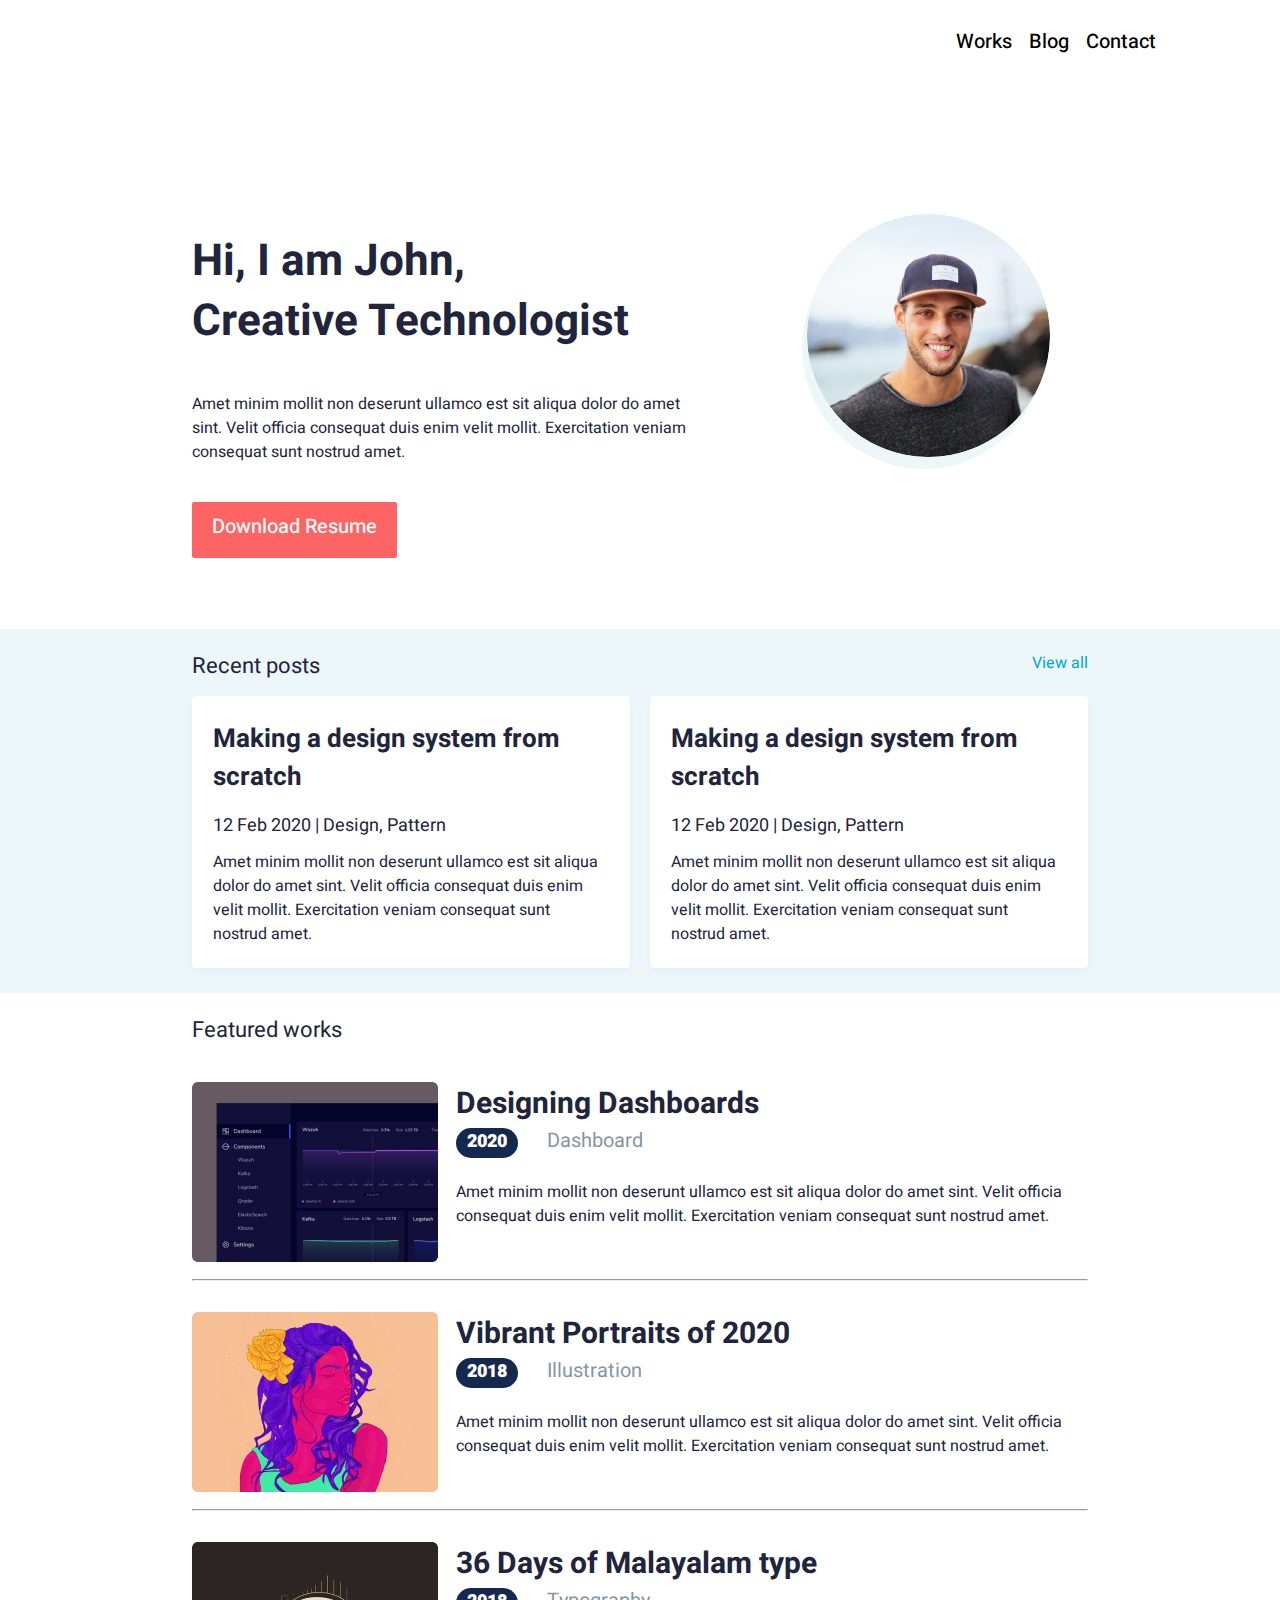
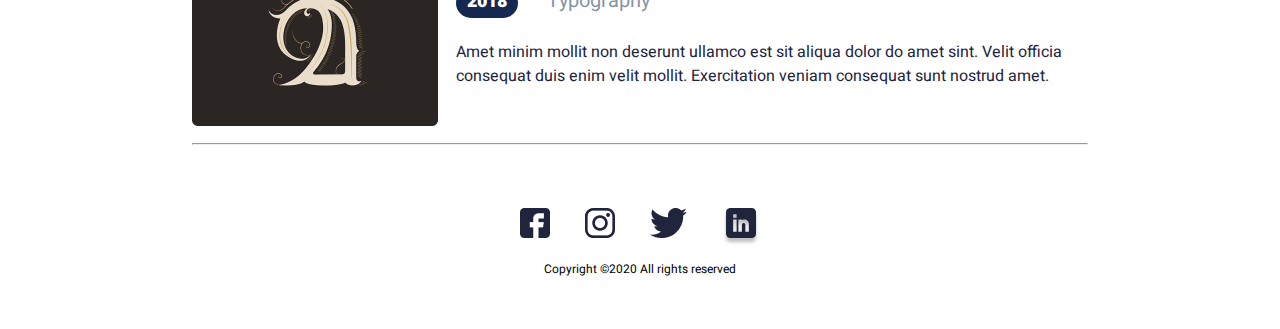
<file: index.html>
<!DOCTYPE html>
<html lang="ru">
<head>
    <meta charset="UTF-8">
    <meta http-equiv="X-UA-Compatible" content="IE=edge">
    <meta name="viewport" content="width=device-width, initial-scale=1.0">
    <link rel="stylesheet" href="./css/style.css">
    <link rel="shortcup icon" href="fav.ico">
    <title>John</title>
</head>
<body>
    <header>
        <div class="header-wrapper">
            <div class="header-row">
                <nav class="main-menu">
                    <ul class="main-menu__items">
                        <li class="main-menu__list">
                            <a href="#1" class="main-menu__link">Works</a>
                        </li>
                        <li class="main-menu__list">
                            <a href="./blog.html" class="main-menu__link">Blog</a>
                        </li>
                        <li class="main-menu__list">
                            <a href="#1" class="main-menu__link">Contact</a>
                        </li>
                    </ul>
                </nav>
                <div class="header__burger">
                    <span></span>
                </div>
            </div>
        </div>
    </header>
    <main>
        <section class="hello">
            <div class="wrapper">
                <div class="hello__row">
                    <div class="hello__items">
                        <h1 class="hello__title title">
                            Hi, I am John,<br>Creative Technologist
                        </h1>
                        <p class="hello__discription">
                            Amet minim mollit non deserunt ullamco est sit aliqua dolor do amet sint. Velit officia consequat duis enim velit mollit. Exercitation veniam consequat sunt nostrud amet.
                        </p>
                        <a href="#!" class="hello__button">Download Resume</a>
                    </div>
                    <div class="hello__foto">
                        <img src="./image/Ellipse 1.png" alt="Foto John">
                    </div>
                </div>
            </div>
        </section>
        <section class="posts">
            <div class="wrapper">
                <div class="recets-posts">
                    <div class="posts__title">
                        <p>Recent posts</p>
                    </div>
                    <div class="posts__view">
                        <a href="#1" class="posts__view">View all</a>
                    </div>
                </div>
                <div class="posts__news">
                    <div class="posts__column">
                        <article class="posts__items">
                            <h2 class="posts__subtitle">
                                <a href="./blog.html">Making a design system from scratch</a>
                            </h2>
                            <div class="posts__item">
                                <p class="posts__data">12 Feb 2020 <span>|</span> Design, Pattern</p>
                            </div>
                            <p class="posts__discription">
                                Amet minim mollit non deserunt ullamco est sit aliqua dolor do amet sint. Velit officia consequat duis enim velit mollit. Exercitation veniam consequat sunt nostrud amet.
                            </p>
                        </article>
                    </div>
                    <div class="posts__column">
                        <article class="posts__items">
                            <h2 class="posts__subtitle">
                                <a href="./blog.html">Making a design system from scratch</a>
                            </h2>
                            <div class="posts__item">
                                <p class="posts__data">12 Feb 2020 <span>|</span> Design, Pattern</p>
                            </div>
                            <p class="posts__discription">
                                Amet minim mollit non deserunt ullamco est sit aliqua dolor do amet sint. Velit officia consequat duis enim velit mollit. Exercitation veniam consequat sunt nostrud amet.
                            </p>
                        </article>
                    </div>
                </div>
            </div>
        </section>
        <section class="works">
            <div class="wrapper">
                <h2 class="works__title">Featured works</h2>
                <div class="works__mobile">
                    <div class="works__items">
                        <div class="works__image">
                            <img src="./image/Rectangle 30.png" alt="">
                        </div>
                        <div class="works__item">
                            <h2 class="works__subtitle">
                                <a href="works.html">Designing Dashboards</a>
                            </h2>
                            <span class="works__yers">2020</span>
                            <span class="works__view">Dashboard</span>
                            <p class="works__text">Amet minim mollit non deserunt ullamco est sit aliqua dolor do amet sint. Velit officia consequat duis enim velit mollit. Exercitation veniam consequat sunt nostrud amet.</p>
                        </div>
                    </div>
                    <hr class="works__decor">
                    <div class="works__items">
                        <div class="works__image">
                            <img src="./image/Rectangle 32.png" alt="">
                        </div>
                        <div class="works__item">
                            <h2 class="works__subtitle">
                                <a href="works.html">Vibrant Portraits of 2020</a>
                            </h2>
                            <span class="works__yers">2018</span>
                            <span class="works__view">Illustration</span>
                            <p class="works__text">Amet minim mollit non deserunt ullamco est sit aliqua dolor do amet sint. Velit officia consequat duis enim velit mollit. Exercitation veniam consequat sunt nostrud amet.</p>
                        </div>
                    </div>
                    <hr class="works__decor">
                    <div class="works__items">
                        <div class="works__image">
                            <img src="./image/Rectangle 34.png" alt="">
                        </div>
                        <div class="works__item">
                            <h2 class="works__subtitle">
                                <a href="works.html">36 Days of Malayalam type</a>
                            </h2>
                            <span class="works__yers">2018</span>
                            <span class="works__view">Typography</span>
                            <p class="works__text">Amet minim mollit non deserunt ullamco est sit aliqua dolor do amet sint. Velit officia consequat duis enim velit mollit. Exercitation veniam consequat sunt nostrud amet.</p>
                        </div>
                    </div>
                    <hr class="works__decor">
                </div>
            </div>
        </section>
    </main>
    <footer>
        <div class="footer">
            <div class="footer__icon">
                <div class="footer__fb">
                    <a href="#"><img src="./image/icon/fb.png" alt="fb"></a>
                </div>
                <div class="footer__insta">
                    <a href=""><img src="./image/icon/insta.png" alt="insta"></a>
                </div>
                <div class="footer__twitter">
                    <a href=""><img src="./image/icon/twitter.png" alt="twitter"></a>
                </div>
                <div class="footer__linkedin">
                    <a href=""><img src="./image/icon/Linkedin.png" alt="linkedin"></a>
                </div>
            </div>
            <div class="footer__copyright">
                Copyright ©2020 All rights reserved 
            </div>
        </div>
    </footer>
    <script src="https://code.jquery.com/jquery-3.6.0.min.js"></script>
    <script src="./js/script.js"></script>
</body>
</html>
</file>
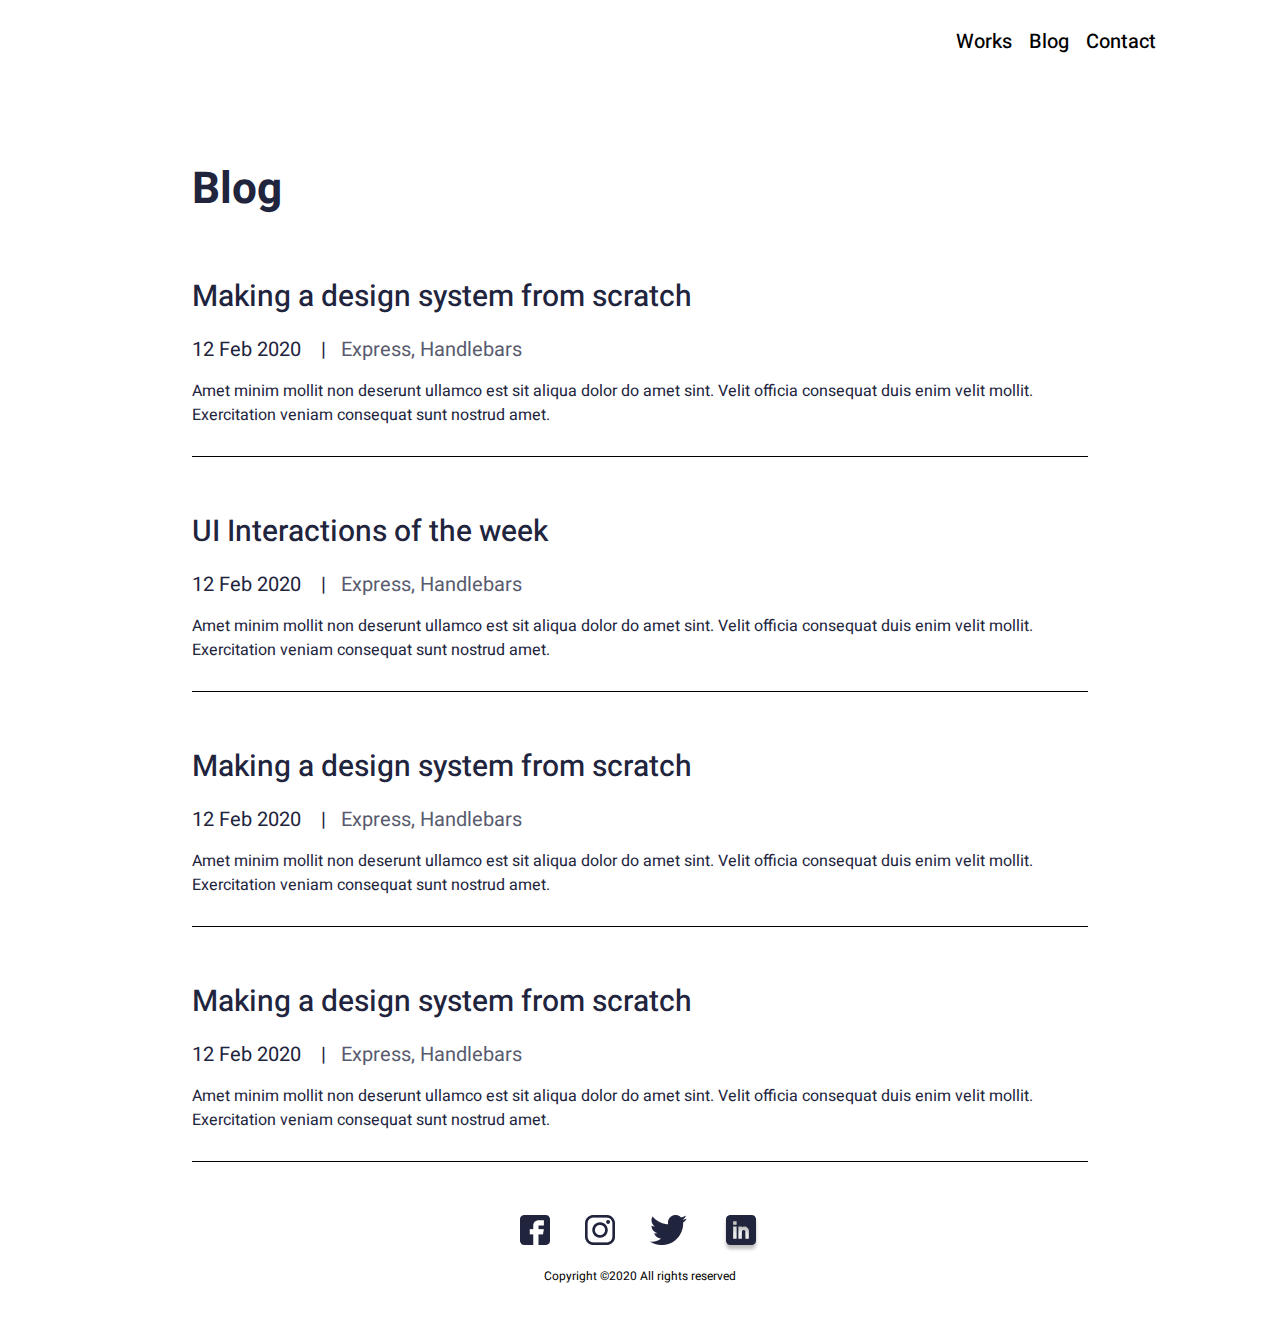
<file: blog.html>
<!DOCTYPE html>
<html lang="ru">
<head>
    <meta charset="UTF-8">
    <meta http-equiv="X-UA-Compatible" content="IE=edge">
    <meta name="viewport" content="width=device-width, initial-scale=1.0">
    <link rel="stylesheet" href="./css/blog.css">
    <link rel="shortcup icon" href="fav.ico">
    <title>John</title>
</head>
<body>
    <header>
        <div class="header-wrapper">
            <nav class="main-menu">
                <ul class="main-menu__items">
                    <li class="main-menu__list">
                        <a href="./index.html" class="main-menu__link">Works</a>
                    </li>
                    <li class="main-menu__list">
                        <a href="#1" class="main-menu__link">Blog</a>
                    </li>
                    <li class="main-menu__list">
                        <a href="#1" class="main-menu__link">Contact</a>
                    </li>
                </ul>
            </nav>
        </div>
    </header>
    <main>
        <section class="blog">
            <div class="wrapper">
                <div class="blog__items">
                    <h1 class="blog__title title">
                        Blog
                    </h1>
                </div>
                <div class="blog__column">
                    <article class="blog__items">
                        <h2 class="blog__subtitle title">
                            <a href="">Making a design system from scratch</a>
                        </h2>
                        <div class="blog__item">
                            <p class="blog__data">12 Feb 2020 <span>|</span></p> 
                            <p class="blog__name">Express, Handlebars</p>
                        </div>
                        <p class="blog__discription">
                            Amet minim mollit non deserunt ullamco est sit aliqua dolor do amet sint. Velit officia consequat duis enim velit mollit. Exercitation veniam consequat sunt nostrud amet.
                        </p>
                    </article>
                    <article class="blog__items">
                        <h2 class="blog__subtitle title">
                            <a href="">UI Interactions of the week</a>
                        </h2>
                        <div class="blog__item">
                            <p class="blog__data">12 Feb 2020 <span>|</span></p> 
                            <p class="blog__name">Express, Handlebars</p>
                        </div>
                        <p class="blog__discription">
                            Amet minim mollit non deserunt ullamco est sit aliqua dolor do amet sint. Velit officia consequat duis enim velit mollit. Exercitation veniam consequat sunt nostrud amet.
                        </p>
                    </article>
                    <article class="blog__items">
                        <h2 class="blog__subtitle title">
                            <a href="">Making a design system from scratch</a>
                        </h2>
                        <div class="blog__item">
                            <p class="blog__data">12 Feb 2020 <span>|</span></p> 
                            <p class="blog__name">Express, Handlebars</p>
                        </div>
                        <p class="blog__discription">
                            Amet minim mollit non deserunt ullamco est sit aliqua dolor do amet sint. Velit officia consequat duis enim velit mollit. Exercitation veniam consequat sunt nostrud amet.
                        </p>
                    </article>
                    <article class="blog__items">
                        <h2 class="blog__subtitle title">
                            <a href="">Making a design system from scratch</a>
                        </h2>
                        <div class="blog__item">
                            <p class="blog__data">12 Feb 2020 <span>|</span></p> 
                            <p class="blog__name">Express, Handlebars</p>
                        </div>
                        <p class="blog__discription">
                            Amet minim mollit non deserunt ullamco est sit aliqua dolor do amet sint. Velit officia consequat duis enim velit mollit. Exercitation veniam consequat sunt nostrud amet.
                        </p>
                    </article>
                </div>
            </div>
    </section>
    </main>
    <footer>
        <div class="footer">
            <div class="footer__icon">
                <div class="footer__fb">
                    <a href="#"><img src="./image/icon/fb.png" alt="fb"></a>
                </div>
                <div class="footer__insta">
                    <a href=""><img src="./image/icon/insta.png" alt="insta"></a>
                </div>
                <div class="footer__twitter">
                    <a href=""><img src="./image/icon/twitter.png" alt="twitter"></a>
                </div>
                <div class="footer__linkedin">
                    <a href=""><img src="./image/icon/Linkedin.png" alt="linkedin"></a>
                </div>
            </div>
            <div class="footer__copyright">
                Copyright ©2020 All rights reserved 
            </div>
        </div>
    </footer>
</body>
</html>
</file>
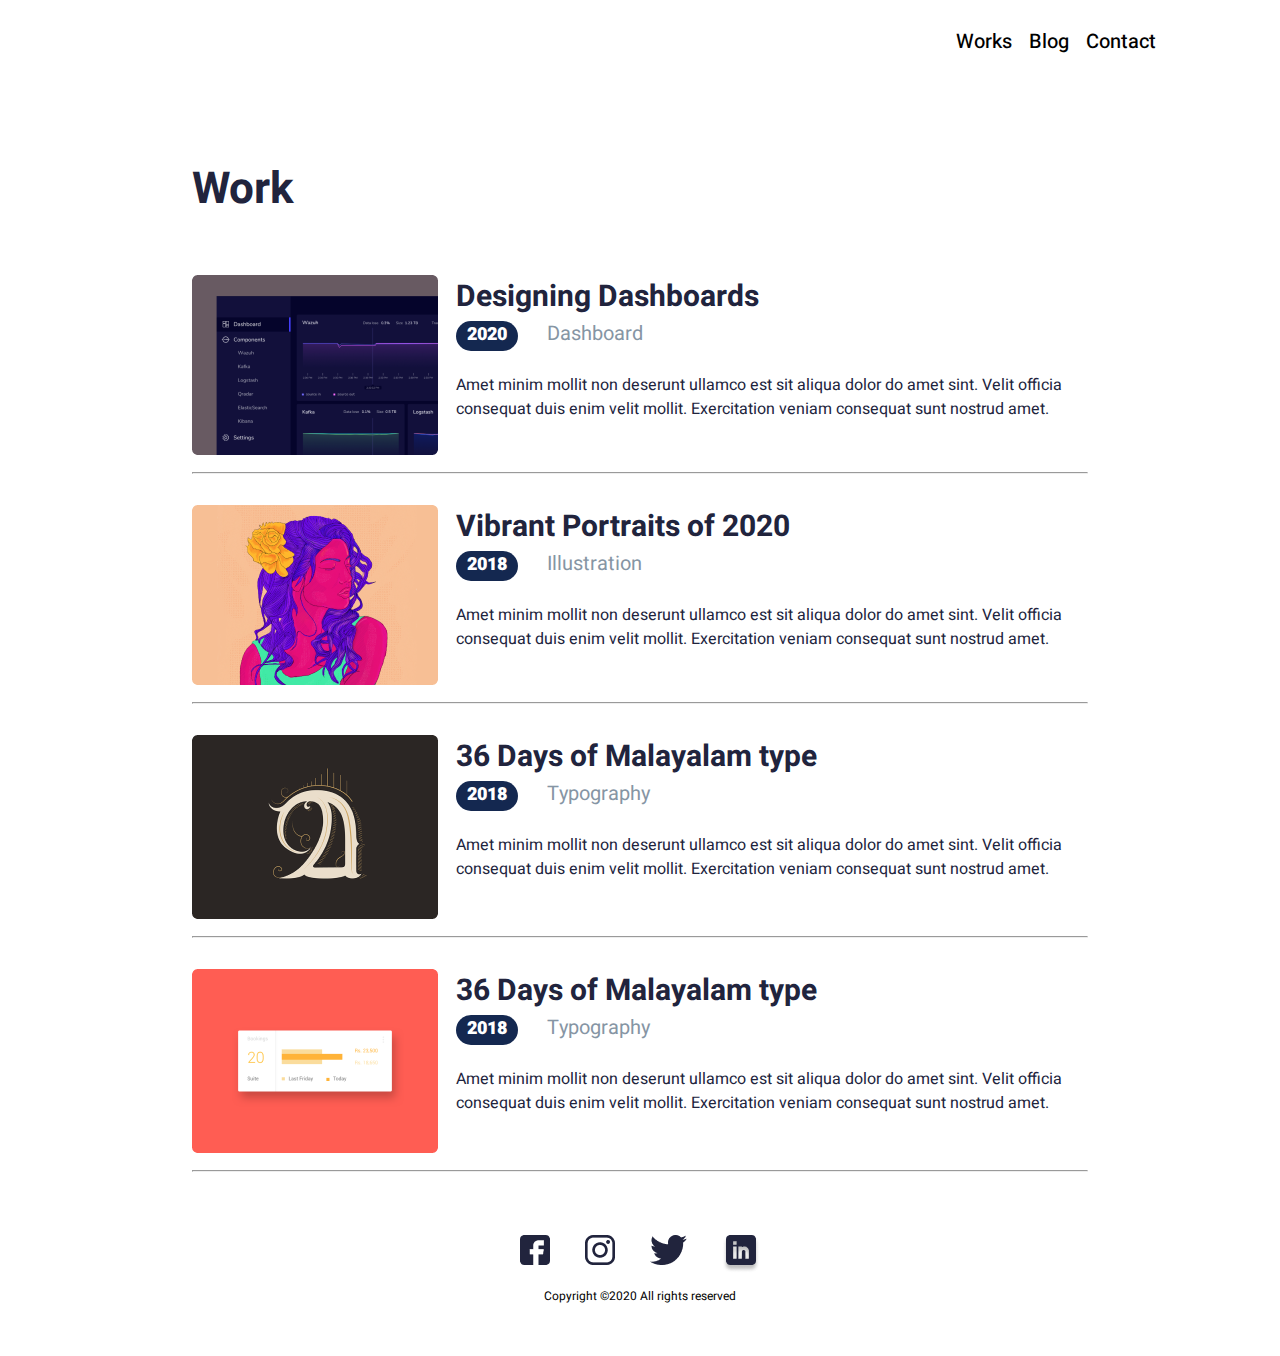
<file: works.html>
<!DOCTYPE html>
<html lang="ru">
<head>
    <meta charset="UTF-8">
    <meta http-equiv="X-UA-Compatible" content="IE=edge">
    <meta name="viewport" content="width=device-width, initial-scale=1.0">
    <link rel="stylesheet" href="./css/works.css">
    <link rel="shortcup icon" href="fav.ico">
    <title>John</title>
</head>
<body>
    <header>
        <div class="header-wrapper">
            <nav class="main-menu">
                <ul class="main-menu__items">
                    <li class="main-menu__list">
                        <a href="./index.html" class="main-menu__link">Works</a>
                    </li>
                    <li class="main-menu__list">
                        <a href="./blog.html" class="main-menu__link">Blog</a>
                    </li>
                    <li class="main-menu__list">
                        <a href="#1" class="main-menu__link">Contact</a>
                    </li>
                </ul>
            </nav>
        </div>
    </header>
    <main>
        <section class="works">
            <div class="wrapper">
                <div class="works__item">
                    <h1 class="works__title title">
                        Work
                    </h1>
                </div>
                <div class="works__items">
                    <div class="works__image">
                        <img src="./image/Rectangle 30.png" alt="">
                    </div>
                    <div class="works__item">
                        <h2 class="works__subtitle">
                            <a href="works.html">Designing Dashboards</a>
                        </h2>
                        <span class="works__yers">2020</span>
                        <span class="works__view">Dashboard</span>
                        <p class="works__text">Amet minim mollit non deserunt ullamco est sit aliqua dolor do amet sint. Velit officia consequat duis enim velit mollit. Exercitation veniam consequat sunt nostrud amet.</p>
                    </div>
                </div>
                <hr class="works__decor">
                <div class="works__items">
                    <div class="works__image">
                        <img src="./image/Rectangle 32.png" alt="">
                    </div>
                    <div class="works__item">
                        <h2 class="works__subtitle">
                            <a href="works.html">Vibrant Portraits of 2020</a>
                        </h2>
                        <span class="works__yers">2018</span>
                        <span class="works__view">Illustration</span>
                        <p class="works__text">Amet minim mollit non deserunt ullamco est sit aliqua dolor do amet sint. Velit officia consequat duis enim velit mollit. Exercitation veniam consequat sunt nostrud amet.</p>
                    </div>
                </div>
                <hr class="works__decor">
                <div class="works__items">
                    <div class="works__image">
                        <img src="./image/Rectangle 34.png" alt="">
                    </div>
                    <div class="works__item">
                        <h2 class="works__subtitle">
                            <a href="works.html">36 Days of Malayalam type</a>
                        </h2>
                        <span class="works__yers">2018</span>
                        <span class="works__view">Typography</span>
                        <p class="works__text">Amet minim mollit non deserunt ullamco est sit aliqua dolor do amet sint. Velit officia consequat duis enim velit mollit. Exercitation veniam consequat sunt nostrud amet.</p>
                    </div>
                </div>
                <hr class="works__decor">
                <div class="works__items">
                    <div class="works__image">
                        <img src="./image/Rectangle 40.png" alt="">
                    </div>
                    <div class="works__item">
                        <h2 class="works__subtitle">
                            <a href="works.html">36 Days of Malayalam type</a>
                        </h2>
                        <span class="works__yers">2018</span>
                        <span class="works__view">Typography</span>
                        <p class="works__text">Amet minim mollit non deserunt ullamco est sit aliqua dolor do amet sint. Velit officia consequat duis enim velit mollit. Exercitation veniam consequat sunt nostrud amet.</p>
                    </div>
                </div>
                <hr class="works__decor">
            </div>
        </section>
    </main>
    <footer>
        <div class="footer">
            <div class="footer__icon">
                <div class="footer__fb">
                    <a href="#"><img src="./image/icon/fb.png" alt="fb"></a>
                </div>
                <div class="footer__insta">
                    <a href=""><img src="./image/icon/insta.png" alt="insta"></a>
                </div>
                <div class="footer__twitter">
                    <a href=""><img src="./image/icon/twitter.png" alt="twitter"></a>
                </div>
                <div class="footer__linkedin">
                    <a href=""><img src="./image/icon/Linkedin.png" alt="linkedin"></a>
                </div>
            </div>
            <div class="footer__copyright">
                Copyright ©2020 All rights reserved 
            </div>
        </div>
    </footer>
</body>
</html>
</file>
<file: css/style.css>
@import url(https://fonts.googleapis.com/css?family=Heebo:100,200,300,regular,500,600,700,800,900);

html, body, div, span, applet, object, iframe,
h1, h2, h3, h4, h5, h6, p, blockquote, pre,
a, abbr, acronym, address, big, cite, code,
del, dfn, em, img, ins, kbd, q, s, samp,
small, strike, strong, sub, sup, tt, var,
b, u, i, center,
dl, dt, dd, ol, ul, li,
fieldset, form, label, legend,
table, caption, tbody, tfoot, thead, tr, th, td,
article, aside, canvas, details, embed, 
figure, figcaption, footer, header, hgroup, 
menu, nav, output, ruby, section, summary,
time, mark, audio, video {
    margin: 0;
    padding: 0;
    border: 0;
    font-size: 100%;
    vertical-align: baseline;
}
/* HTML5 display-role reset for older browsers */
article, aside, details, figcaption, figure, 
footer, header, hgroup, menu, nav, section {
    display: block;
}
html{
    height: 100%;
}
body {
    height: auto !important;
    height: 100%;
    min-height: 100%;
    position: relative;
    font-family: Tahoma, Arial, sans-serif;
    font-weight: 400;
    font-size: 12px;
    line-height: 1;
    background: #fff;
    color: #000;
}
ol, ul{
    list-style:none;
}
blockquote, q {
    quotes: none;
}
blockquote:before, blockquote:after,
q:before, q:after {
    content:'';
    content:none;
}
table {
    border-collapse: collapse;
    border-spacing: 0;
}
a, span{
    display: inline-block;
}
i{
    font-weight: 400;
    font-style: italic;
}
i b, 
b i{
    font-weight: 700;
    font-style: italic;
}
b{
    font-weight: 700;
}
.clearfix:after {
    content: '.';
    display: block;
    clear: both;
    visibility: hidden;
    line-height: 0;
    height: 0;
}
a, button{
    -webkit-transition: all 0.5s ease!important;
    -moz-transition: all 0.5s ease!important;
    -ms-transition: all 0.5s ease!important;
    -o-transition: all 0.5s ease!important;
    transition: all 0.5s ease!important;
    text-decoration: none;
}
button{
    -webkit-appearance: none;
    outline: none;
}
::-webkit-input-placeholder {color:#000;}
::-moz-placeholder          {color:#000;}/* Firefox 19+ */
:-moz-placeholder           {color:#000;}/* Firefox 18- */
:-ms-input-placeholder      {color:#000;}
p{
    color: #000;
    font-size: 12px;
    font-weight: 400;
    line-height: normal;
}
.wrapper{
    max-width: 896px;
    margin: 0 auto;
    padding: 0 10px;
}
body{
    font-family: 'Heebo';
    min-width: 320px;
}
.title{
    color: #21243D;
}
/* Header style start */

.header{
    width: 100%;
    margin: 0 auto;
    position: fixed;
    top: 0;
    left: 0;
    z-index: 50;
}
.header-wrapper {
    max-width: 1032px;
    margin: 0 auto;
    padding: 0 20px;
}
.main-menu {
    width: 100%;
    position: relative;

}
.main-menu__items {
    display: flex;
    justify-content: flex-end;
    padding: 27px 0;
    margin-bottom: 131px;
}
.header-row{
    display: flex;
}
.header__burger{
    display: none;
}
.main-menu__list {
    margin-right: 17px;
}
/* @media(max-width:768px){
    header{
        width: 100%;
        height: 50px;
        margin-bottom: 33px;
    }
    .header__burger{
        display: block;
        width: 30px;
        height: 20px;
        position: relative;
        align-items: center;
        margin-top: 20px;
    }
    .header__burger span{
        position: absolute;
        left: 0;
        top: 9px;
        width: 100%;
        height: 2px;
        background-color: #000;
        transition: all 0.3s;
    }
    .header__burger::before,
    .header__burger::after{
        content: '';
        position: absolute;
        left: 0;
        width: 100%;
        height: 2px;
        background-color: #000;
        transition: all 0.3s;
    }
    .header__burger::before{
        content: '';
        top: 0;
    }
    .header__burger::after{
        content: '';
        bottom: 0;
    }
    .header__burger.active::before {
        content: '';
        transform: rotate(45deg);
        top: 9px;
    }
    .header__burger.active::after {
        content: '';
        transform: rotate(-45deg);
        bottom: 9px;
    }
    .header__burger.active span {
        transform: scale(0);
    }

    .main-menu__items{
        position: fixed;
        top: 0;
        left: 0;
        margin-top: -100%;
        transition: all 0.3s ease 0s;
    }
    .main-menu__items.active{
        margin-top: 0;
        display: flex;
        flex-direction: column;
        text-align: center;
        position: relative;
        z-index: 3;
    }

    .main-menu__items{
        margin-top: -100%;
        transition: all 0.4s;
    }
    .main-menu__items.active {
        display: flex;
        flex-direction: column;
        justify-content: center;
        text-align: center;
        padding: 50px 0;
        margin-top: 0;
        margin-bottom: 0px;
        position: relative;
        z-index: 2;
    }
    .main-menu__list {
        margin-right: 0px;
    }
}
 */


.main-menu__list:last-child{
    margin-right: 0;
}
.main-menu__link {
    font-family: 'Heebo';
    font-style: normal;
    font-weight: 500;
    font-size: 20px;
    line-height: 29px;
    text-align: right;
    color: #000;
    transition: color 0.2s;
}
.main-menu__link:hover, .main-menu__link:active{
    color: #FF6464;
}

@media(max-width: 375px){}
@media(max-width: 768px){
    .main-menu__items {
        margin-bottom: 31px;
    }
}

/* section Hello style start */
.hello {
}
.hello__row {
    display: flex;
}
.hello__items {
    max-width: 500px;
    width: 100%;
    margin-right: 115px;
    padding-top: 18px;
}
.hello__title {
    font-style: normal;
    font-weight: 700;
    font-size: 44px;
    line-height: 60px;
    margin-bottom: 40px;
}
.hello__discription {
    font-style: normal;
    font-weight: 400;
    font-size: 16px;
    line-height: 24px;
    color: #21243D;
    margin-bottom: 38px;
}
.hello__button {
    display: inline-block;
    font-style: normal;
    font-weight: 500;
    font-size: 20px;
    line-height: 29px;
    padding: 10px 20px 17px 20px;
    background-color: #FF6464;
    border-radius: 2px;
    color: #fff;
    margin-bottom: 71px;
}
.hello__button:hover{
    background-color: rgb(255, 255, 255);
    border: 1px solid #000;
    color: #FF6464;
}
.hello__foto {
    flex: 0 0 243px;
    height: 243px;
    border-radius: 50%;
    margin-bottom: 20px;
    overflow: hidden;
    background-color: #fff;
    box-shadow: -5px 12px 0 0 #EDF7FA;
}
.hello__foto img{
    width: 100%;

}
@media(max-width: 768px){
    .hello__row {
        display: flex;
        flex-direction: column-reverse;
        justify-content: center;
        align-items: center;
    }
    .hello__foto {
        width: 243px;
        height: 243px;
        border-radius: 50%;
        margin-bottom: 20px;
        overflow: hidden;
    }
    .hello__items {
        width: 100%;
        text-align: center;
        margin-right: 0;
    }
}
/* section posts style start */

.posts {
    background-color: #EDF7FA;
    margin: 0 auto;
    padding-bottom: 25px;
}
.recets-posts {
    display: flex;
    justify-content: space-between;
    align-items: center;
}
.posts__title{
    padding-top: 7px;
}
.posts__title p{
    font-style: normal;
    font-weight: 400;
    font-size: 22px;
    line-height: 60px;
    color: #21243D;
}

.posts__view a{
    font-style: normal;
    font-weight: 400;
    font-size: 16px;
    line-height: 24px;
    color: #00A8CC;
    text-align: center;
}
.posts__view:hover{
    text-decoration: underline;
}
.posts__news {
    display: flex;
    margin: 0px -10px;
}
.posts__column {
    flex: 0 1 50%;
    padding: 0px 10px;
}
.posts__items{
    background: #FFFFFF;
    box-shadow: 0px 4px 10px rgba(187, 225, 250, 0.25);
    border-radius: 4px;
    height: 100%;
}
.posts__subtitle a{
    font-style: normal;
    font-weight: 700;
    font-size: 26px;
    line-height: 38px;
    color: #21243D;
    padding: 24px 21px 17px 21px;
    max-width: 374px;
    transition: color 0.3s;
}
.posts__subtitle a:hover{
    color: #FF6464;
}
.posts__item {
    display: flex;
    margin-bottom: 11px;
}
.posts__data {
    font-style: normal;
    font-weight: 400;
    font-size: 18px;
    line-height: 26px;
    color: #21243D;
    padding: 0 0 0 21px;
    position: relative;
}
.posts__discription {
    font-style: normal;
    font-weight: 400;
    font-size: 16px;
    line-height: 24px;
    color: #21243D;
    padding: 0 27px 22px 21px;
}

@media(max-width: 768px){
    .posts__news {
        display: flex;
        flex-direction: column;
        
        margin: 0px -10px;
    }
    .posts__column {
        flex: 1 1 auto;
        padding: 0px 10px;
        margin-bottom: 17px;
    }
}
@media(max-width: 375px){
    .posts__view{
        display: none;
    }
    .posts__title{
        text-align: center;
    }
    .recets-posts {
        display: flex;
        justify-content: center;
        align-items: center;
    }
}

/* section works style start */

.works {
    background-color: #fff;
}
.works__title {
    font-style: normal;
    font-weight: 400;
    font-size: 22px;
    line-height: 60px;
    color: #21243D;
    margin: 7px 0 22px 0;
}
.works__items {
    display: flex;
    margin-bottom: 15px;
}
.works__image {
    margin-right: 18px;
    flex: 0 0 246px;
}
.works__image img{
    width: 100%;
    object-fit: cover;
}
.works__item {
}
.works__subtitle {
    font-style: normal;
    font-weight: 700;
    font-size: 30px;
    line-height: 44px;
    color: #21243D;
}
.works__subtitle a{
    color: #21243D;
    transition: color 0.3s;
}
.works__subtitle a:hover{
    color: #FF6464;
}
.works__yers {
    display: inline-block;
    font-style: normal;
    font-weight: 900;
    font-size: 18px;
    color: #fff;
    width: 62px;
    height: 25px;
    background-color: #142850;
    border-radius: 16px;
    text-align: center;
    padding-top: 5px;
    margin-right: 26px;
    margin-bottom: 22px;
}
.works__view {
    font-style: normal;
    font-weight: 400;
    font-size: 20px;
    line-height: 29px;
    color: #8695A4;
}
.works__text {
    font-style: normal;
    font-weight: 400;
    font-size: 16px;
    line-height: 24px;
    color: #21243D;
}
.works__decor{
    margin-bottom: 31px;
}
.works__decor:last-child{
    margin-bottom: 63px;
}
@media(max-width: 768px){
    .works__mobile{
        display: flex;
        overflow: auto;
        margin-bottom: 40px;
    }
    .works__items {
        flex: 0 0 80%;
        display: flex;
        flex-direction: column;
        margin-bottom: 15px;
        margin-right: 20px;
    }
    .works__decor{
        display: none;
    }
    .works__image {
        margin-right: 18px;
        flex: 0 0 246px;
        margin-bottom: 17px;
    }
    .works__image img{
        width: 100%;
        object-fit: cover;
    }
    .works__subtitle {
        font-size: 24px;
        line-height: calc(30/24*100%);
        color: #21243D;
        margin-bottom: 16px;
    }
}



/* footer style start */

.footer{
    background-color: #fff;
    max-height: 182px;
    width: 100%;
    display: flex;
    flex-direction: column;
    justify-content: center;
    align-items: center;
}
.footer__icon {
    display: flex;
    justify-content: center;
    margin-bottom: 15px;
}
.footer__fb {
    margin-right: 35px;
    
}
.footer__fb {
    margin-right: 35px;
}
.footer__insta {
    margin-right: 35px;
}
.footer__twitter {
    margin-right: 35px;
}
.footer__linkedin {
}
.footer__copyright {
    margin-bottom: 54px;
}
</file>
<file: css/blog.css>
@import url(https://fonts.googleapis.com/css?family=Heebo:100,200,300,regular,500,600,700,800,900);

html, body, div, span, applet, object, iframe,
h1, h2, h3, h4, h5, h6, p, blockquote, pre,
a, abbr, acronym, address, big, cite, code,
del, dfn, em, img, ins, kbd, q, s, samp,
small, strike, strong, sub, sup, tt, var,
b, u, i, center,
dl, dt, dd, ol, ul, li,
fieldset, form, label, legend,
table, caption, tbody, tfoot, thead, tr, th, td,
article, aside, canvas, details, embed, 
figure, figcaption, footer, header, hgroup, 
menu, nav, output, ruby, section, summary,
time, mark, audio, video {
    margin: 0;
    padding: 0;
    border: 0;
    font-size: 100%;
    vertical-align: baseline;
}
/* HTML5 display-role reset for older browsers */
article, aside, details, figcaption, figure, 
footer, header, hgroup, menu, nav, section {
    display: block;
}
html{
    height: 100%;
}
body {
    height: auto !important;
    height: 100%;
    min-height: 100%;
    position: relative;
    font-family: Tahoma, Arial, sans-serif;
    font-weight: 400;
    font-size: 12px;
    line-height: 1;
    background: #fff;
    color: #000;
}
ol, ul{
    list-style:none;
}
blockquote, q {
    quotes: none;
}
blockquote:before, blockquote:after,
q:before, q:after {
    content:'';
    content:none;
}
table {
    border-collapse: collapse;
    border-spacing: 0;
}
a, span{
    display: inline-block;
}
i{
    font-weight: 400;
    font-style: italic;
}
i b, 
b i{
    font-weight: 700;
    font-style: italic;
}
b{
    font-weight: 700;
}
.clearfix:after {
    content: '.';
    display: block;
    clear: both;
    visibility: hidden;
    line-height: 0;
    height: 0;
}
a, button{
    -webkit-transition: all 0.5s ease!important;
    -moz-transition: all 0.5s ease!important;
    -ms-transition: all 0.5s ease!important;
    -o-transition: all 0.5s ease!important;
    transition: all 0.5s ease!important;
    text-decoration: none;
}
button{
    -webkit-appearance: none;
    outline: none;
}
::-webkit-input-placeholder {color:#000;}
::-moz-placeholder          {color:#000;}/* Firefox 19+ */
:-moz-placeholder           {color:#000;}/* Firefox 18- */
:-ms-input-placeholder      {color:#000;}
p{
    color: #000;
    font-size: 12px;
    font-weight: 400;
    line-height: normal;
}
.wrapper{
    max-width: 896px;
    margin: 0 auto;
    padding: 0 10px;
}
body{
    font-family: 'Heebo';
    min-width: 320px;
}
.title{
    color: #21243D;
}
/*  */

.header{
    width: 100%;
    margin: 0 auto;
}
.header-wrapper {
    max-width: 1032px;
    margin: 0 auto;
    padding: 0 20px;
}
.main-menu {
    width: 100%;
}
.main-menu__items {
    display: flex;
    justify-content: flex-end;
    padding: 27px 0;
    margin-bottom: 77px;
}
.main-menu__list {
    margin-right: 17px;
}
.main-menu__list:last-child{
    margin-right: 0;
}
.main-menu__link {
    font-family: 'Heebo';
    font-style: normal;
    font-weight: 500;
    font-size: 20px;
    line-height: 29px;
    text-align: right;
    color: #000;
    transition: color 0.2s;
}
.main-menu__link:hover, .main-menu__link:active{
    color: #FF6464;
}

@media(max-width: 375px){}
@media(max-width: 768px){
    .main-menu__items {
        margin-bottom: 31px;
    }
}


/* section blog style stert */


.blog__title{
    font-style: normal;
    font-weight: 700;
    font-size: 44px;
    line-height: 60px;
    margin-bottom: 55px;
}
.blog__items {
    margin-bottom: 53px;
}
.blog__subtitle {
    font-style: normal;
    font-weight: 500;
    font-size: 30px;
    line-height: 44px;
    margin-bottom: 16px;
}
.blog__subtitle a{
    color: #21243D;
    transition: color 0.3s;
}
.blog__subtitle a:hover{
    color: #FF6464;
}
.blog__item {
    display: flex;
    margin-bottom: 15px;
}
.blog__data {
    font-style: normal;
    font-weight: 400;
    font-size: 20px;
    line-height: 29px;
    color: #21243D;
    flex: 0 0 auto;
}
.blog__data span{
    margin: 0 15px;
}
.blog__name{
    font-style: normal;
    font-weight: 400;
    font-size: 20px;
    line-height: 29px;
    color: #21243D;
    opacity: 0.75;
}
.blog__discription {
    font-style: normal;
    font-weight: 400;
    font-size: 16px;
    line-height: 24px;
    color: #21243D;
    padding-bottom: 29px;
    border-bottom: 1px solid #000;
    margin-bottom: 32px;
}



/* footer style start */

.footer{
    background-color: #fff;
    max-height: 182px;
    width: 100%;
    display: flex;
    flex-direction: column;
    justify-content: center;
    align-items: center;
}
.footer__icon {
    display: flex;
    justify-content: center;
    margin-bottom: 15px;
}
.footer__fb {
    margin-right: 35px;
    
}
.footer__fb {
    margin-right: 35px;
}
.footer__insta {
    margin-right: 35px;
}
.footer__twitter {
    margin-right: 35px;
}
.footer__linkedin {
}
.footer__copyright {
    margin-bottom: 54px;
}
</file>
<file: css/works.css>
@import url(https://fonts.googleapis.com/css?family=Heebo:100,200,300,regular,500,600,700,800,900);

html, body, div, span, applet, object, iframe,
h1, h2, h3, h4, h5, h6, p, blockquote, pre,
a, abbr, acronym, address, big, cite, code,
del, dfn, em, img, ins, kbd, q, s, samp,
small, strike, strong, sub, sup, tt, var,
b, u, i, center,
dl, dt, dd, ol, ul, li,
fieldset, form, label, legend,
table, caption, tbody, tfoot, thead, tr, th, td,
article, aside, canvas, details, embed, 
figure, figcaption, footer, header, hgroup, 
menu, nav, output, ruby, section, summary,
time, mark, audio, video {
    margin: 0;
    padding: 0;
    border: 0;
    font-size: 100%;
    vertical-align: baseline;
}
/* HTML5 display-role reset for older browsers */
article, aside, details, figcaption, figure, 
footer, header, hgroup, menu, nav, section {
    display: block;
}
html{
    height: 100%;
}
body {
    height: auto !important;
    height: 100%;
    min-height: 100%;
    position: relative;
    font-family: Tahoma, Arial, sans-serif;
    font-weight: 400;
    font-size: 12px;
    line-height: 1;
    background: #fff;
    color: #000;
}
ol, ul{
    list-style:none;
}
blockquote, q {
    quotes: none;
}
blockquote:before, blockquote:after,
q:before, q:after {
    content:'';
    content:none;
}
table {
    border-collapse: collapse;
    border-spacing: 0;
}
a, span{
    display: inline-block;
}
i{
    font-weight: 400;
    font-style: italic;
}
i b, 
b i{
    font-weight: 700;
    font-style: italic;
}
b{
    font-weight: 700;
}
.clearfix:after {
    content: '.';
    display: block;
    clear: both;
    visibility: hidden;
    line-height: 0;
    height: 0;
}
a, button{
    -webkit-transition: all 0.5s ease!important;
    -moz-transition: all 0.5s ease!important;
    -ms-transition: all 0.5s ease!important;
    -o-transition: all 0.5s ease!important;
    transition: all 0.5s ease!important;
    text-decoration: none;
}
button{
    -webkit-appearance: none;
    outline: none;
}
::-webkit-input-placeholder {color:#000;}
::-moz-placeholder          {color:#000;}/* Firefox 19+ */
:-moz-placeholder           {color:#000;}/* Firefox 18- */
:-ms-input-placeholder      {color:#000;}
p{
    color: #000;
    font-size: 12px;
    font-weight: 400;
    line-height: normal;
}
.wrapper{
    max-width: 896px;
    margin: 0 auto;
    padding: 0 10px;
}
body{
    font-family: 'Heebo';
    min-width: 320px;
}
.title{
    color: #21243D;
}
/*  */

.header{
    width: 100%;
    margin: 0 auto;
}
.header-wrapper {
    max-width: 1032px;
    margin: 0 auto;
    padding: 0 20px;
}
.main-menu {
    width: 100%;
}
.main-menu__items {
    display: flex;
    justify-content: flex-end;
    padding: 27px 0;
    margin-bottom: 77px;
}
.main-menu__list {
    margin-right: 17px;
}
.main-menu__list:last-child{
    margin-right: 0;
}
.main-menu__link {
    font-family: 'Heebo';
    font-style: normal;
    font-weight: 500;
    font-size: 20px;
    line-height: 29px;
    text-align: right;
    color: #000;
    transition: color 0.2s;
}
.main-menu__link:hover, .main-menu__link:active{
    color: #FF6464;
}

@media(max-width: 375px){}
@media(max-width: 768px){
    .main-menu__items {
        margin-bottom: 31px;
    }
}


/* section blog style stert */

.works {
    background-color: #fff;
}
.works__title{
    font-style: normal;
    font-weight: 700;
    font-size: 44px;
    line-height: 60px;
    margin-bottom: 55px;
}
.blog__item {
    margin-bottom: 53px;
}
.works__items {
    display: flex;
    margin-bottom: 15px;
}
.works__image {
    margin-right: 18px;
    flex: 0 0 246px;
}
.works__image img{
    width: 100%;
    object-fit: cover;
}
.works__item {
}
.works__subtitle {
    font-style: normal;
    font-weight: 700;
    font-size: 30px;
    line-height: 44px;
    color: #21243D;
}
.works__subtitle a{
    color: #21243D;
    transition: color 0.3s;
}
.works__subtitle a:hover{
    color: #FF6464;
}
.works__yers {
    display: inline-block;
    font-style: normal;
    font-weight: 900;
    font-size: 18px;
    color: #fff;
    width: 62px;
    height: 25px;
    background-color: #142850;
    border-radius: 16px;
    text-align: center;
    padding-top: 5px;
    margin-right: 26px;
    margin-bottom: 22px;
}
.works__view {
    font-style: normal;
    font-weight: 400;
    font-size: 20px;
    line-height: 29px;
    color: #8695A4;
}
.works__text {
    font-style: normal;
    font-weight: 400;
    font-size: 16px;
    line-height: 24px;
    color: #21243D;
}
.works__decor{
    margin-bottom: 31px;
}
.works__decor:last-child{
    margin-bottom: 63px;
}
@media(max-width:991px){}
@media(max-width:768px){
    .works__items {
        display: flex;
        flex-direction: column;
        justify-content: center;
        margin-bottom: 15px;
    }
}
@media(max-width:375px){}


/* footer style start */

.footer{
    background-color: #fff;
    max-height: 182px;
    width: 100%;
    display: flex;
    flex-direction: column;
    justify-content: center;
    align-items: center;
}
.footer__icon {
    display: flex;
    justify-content: center;
    margin-bottom: 15px;
}
.footer__fb {
    margin-right: 35px;
    
}
.footer__fb {
    margin-right: 35px;
}
.footer__insta {
    margin-right: 35px;
}
.footer__twitter {
    margin-right: 35px;
}
.footer__linkedin {
}
.footer__copyright {
    margin-bottom: 54px;
}
</file>
